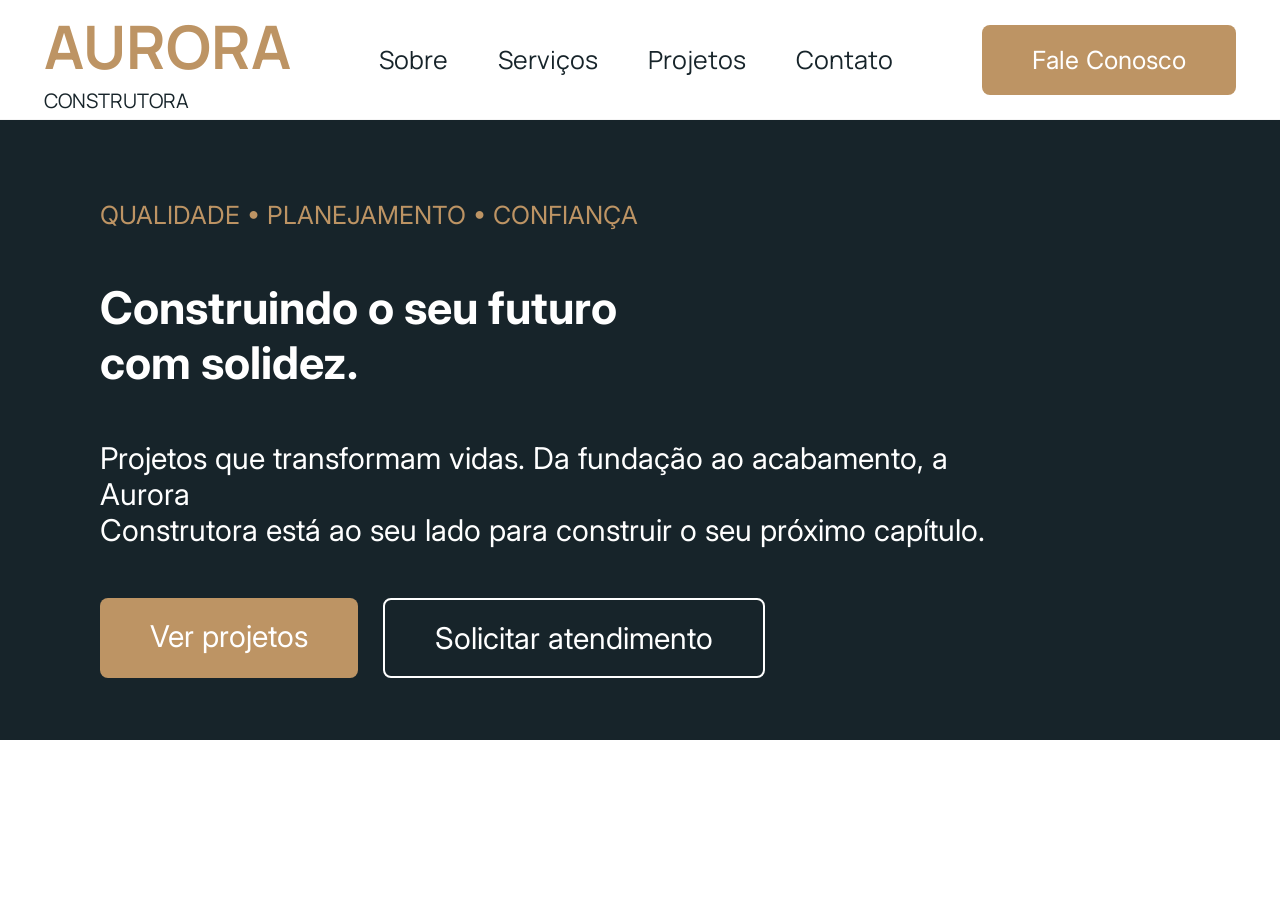
<file: index.html>
<!DOCTYPE html>
<html lang="en">
<head>
    <meta charset="UTF-8">
    <meta name="viewport" content="width=device-width, initial-scale=1.0">
    <link rel="stylesheet" href="./style/style.css">
    <title>Aurora Construtora</title>

    <script type="text/javascript">
        window.onload = function(){
        (function(d, script) {
        script = d.createElement('script');
        script.type = 'text/javascript';
        script.async = true;
        script.src = 'https://w.app/widget-v1/pmxGtQ.js';
        d.getElementsByTagName('head')[0].appendChild(script);
        }(document));
        };
    </script>

</head>
<body>
    <header class="cabecalho">
        <div class="titleHeader">
            <h1>aurora</h1>
            <p>construtora</p>
        </div>

        <ul class="menu">
            <li><a href="">Sobre</a></li>
            <li><a href="">Serviços</a></li>
            <li><a href="">Projetos</a></li>
            <li><a href="">Contato</a></li>    
        </ul>

        <a class="buttonTalk" href="#">Fale Conosco</a>
    </header>

    <main>
        <section class="home">
            <div class="conteudoHome">
                <small>qualidade • planejamento • confiança</small>

                <h1>Construindo o seu futuro <br>com solidez.</h1>

                <p>Projetos que transformam vidas. Da fundação ao acabamento, a Aurora <br> Construtora está ao seu lado para construir o seu próximo capítulo.</p>

                <div class="buttonsHome">
                    <a href="" class="buttonBrown">Ver projetos</a>
                    <a href="" class="buttonWhite">Solicitar atendimento</a>
                </div>
            </div>
        </section>
    </main>
</body>
</html>
</file>
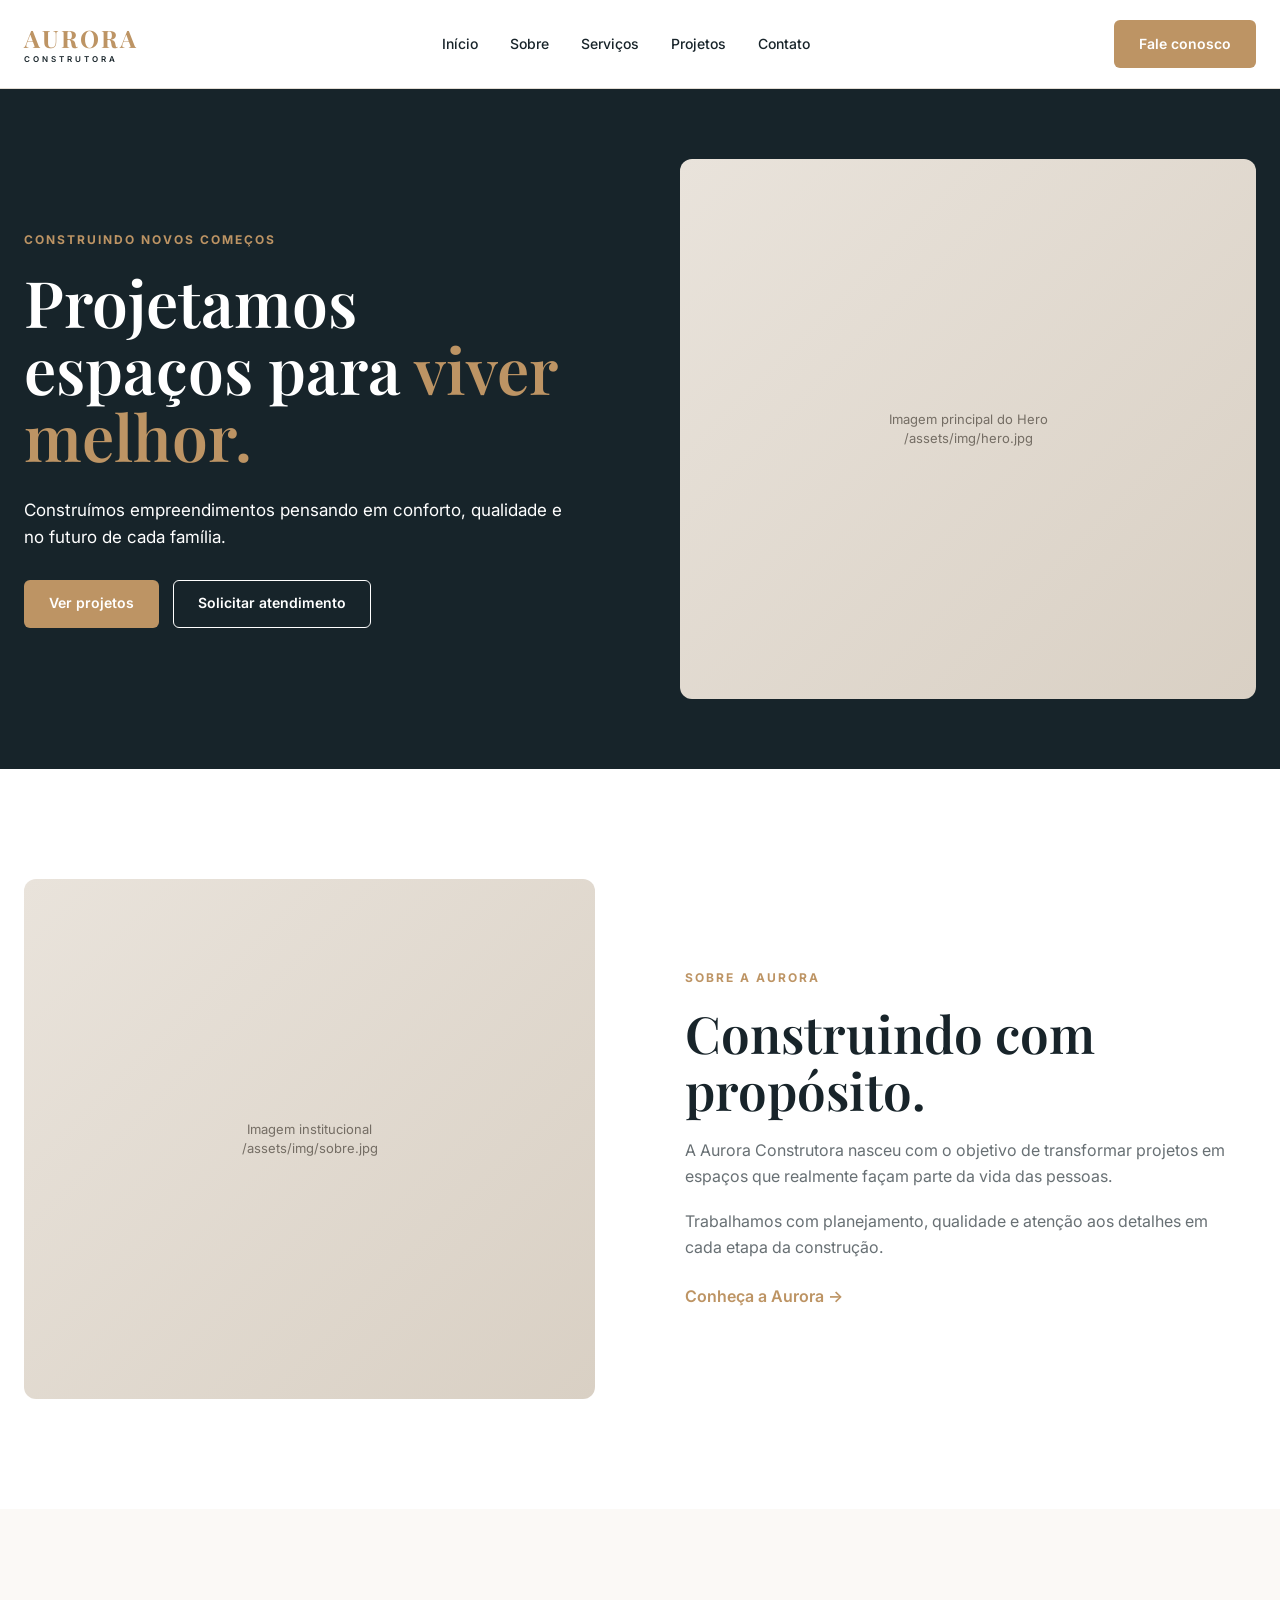
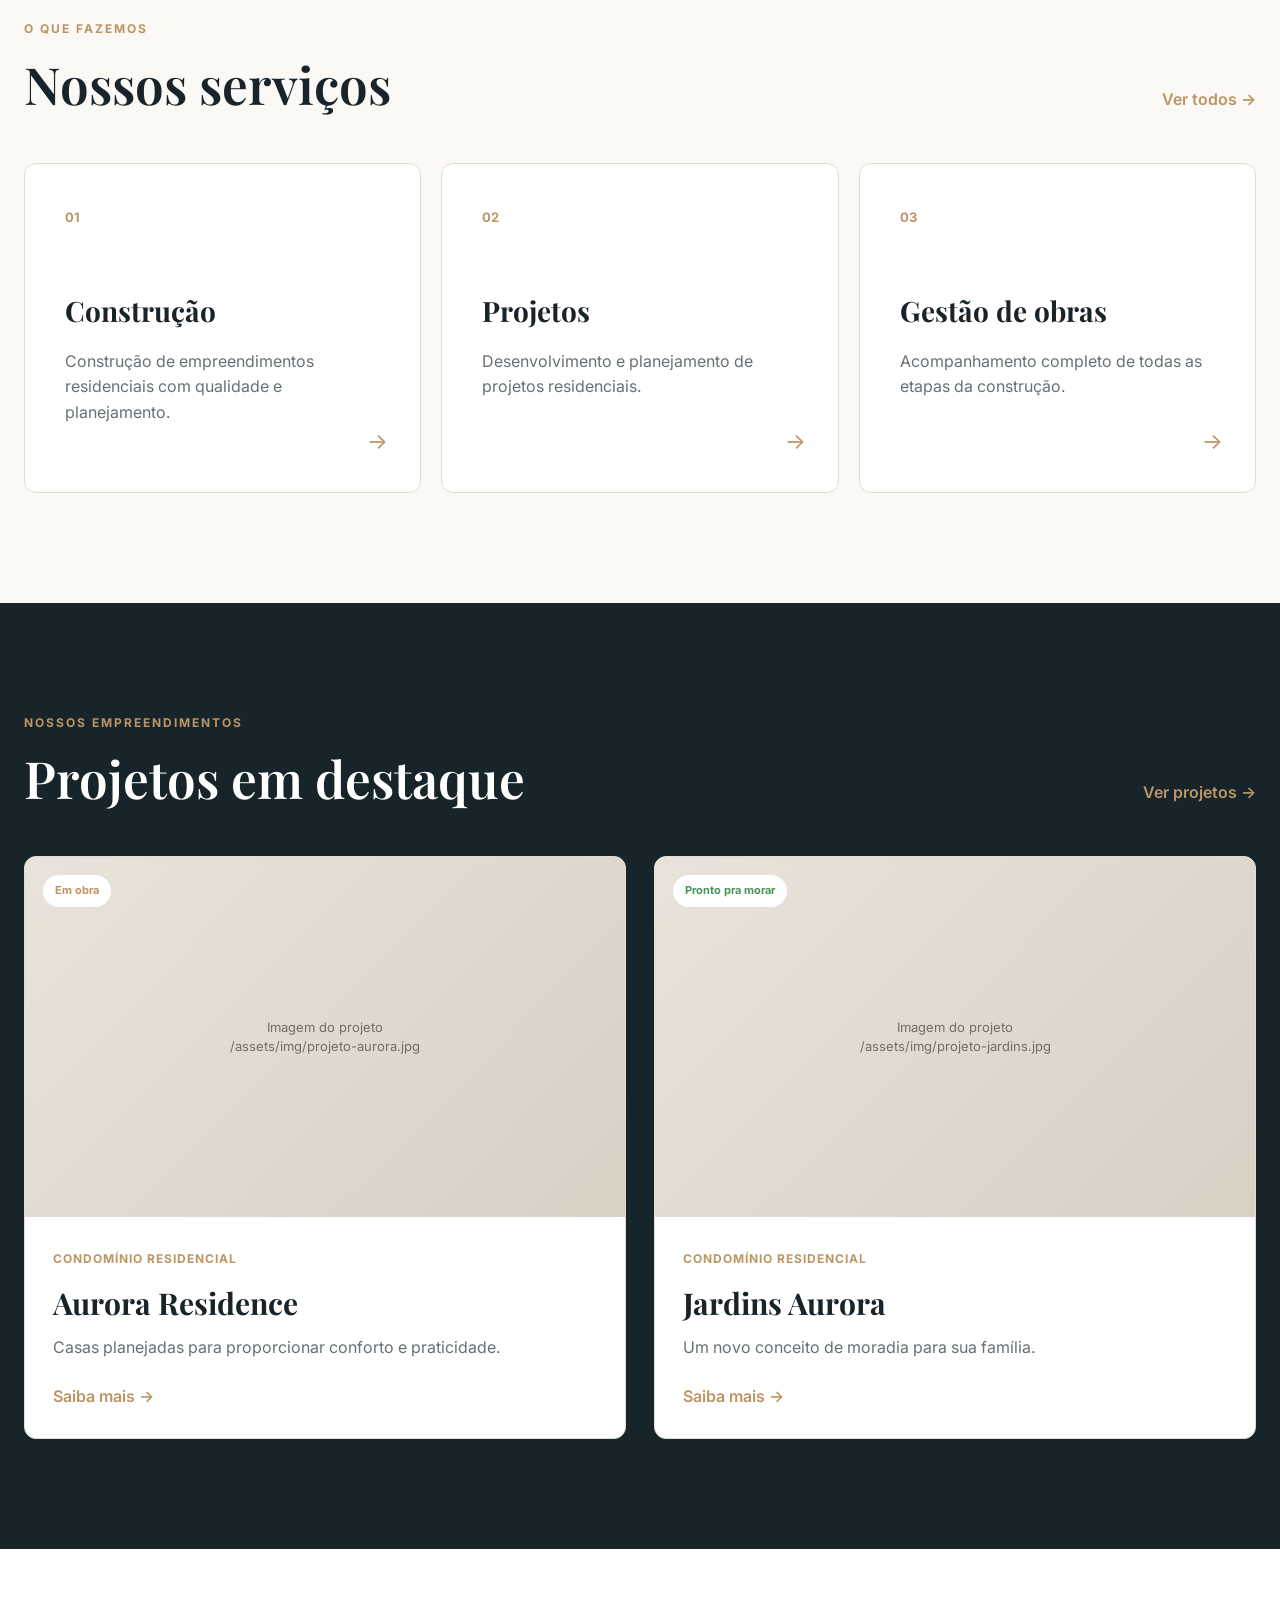
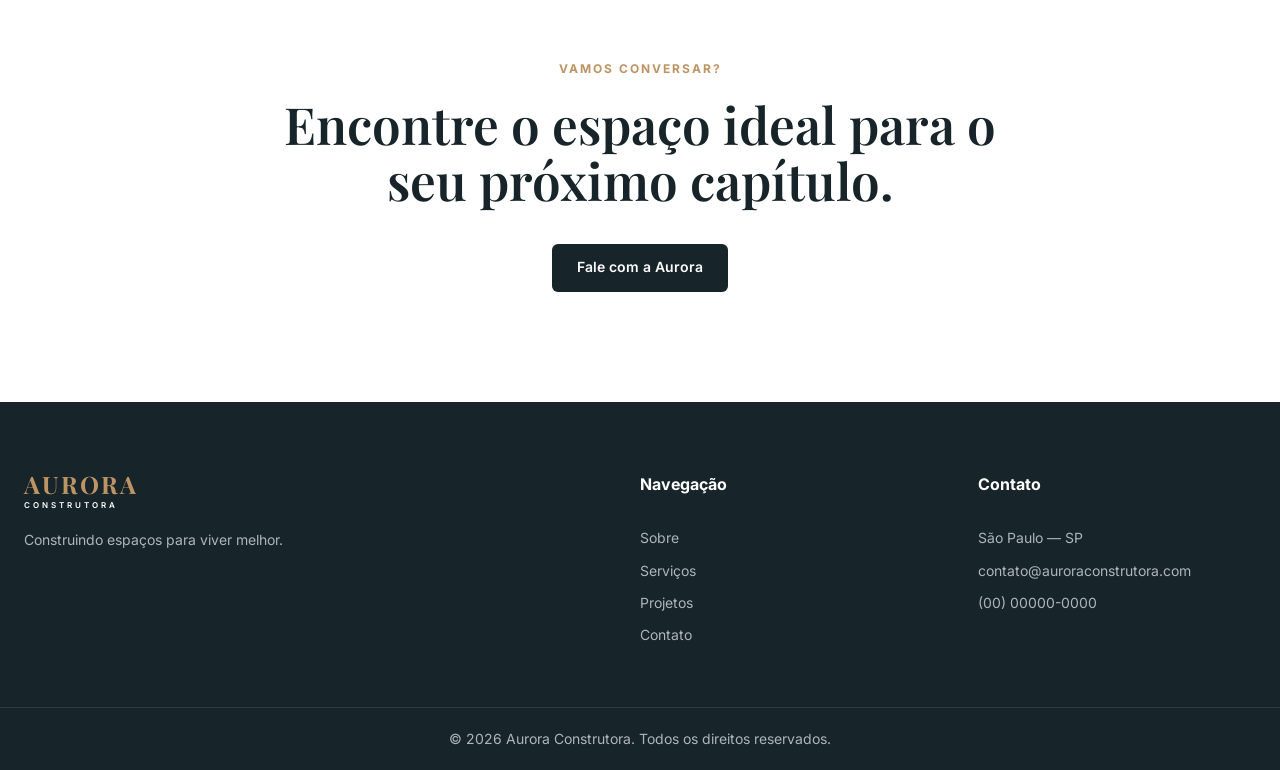
<file: test/index.html>
<!DOCTYPE html>
<html lang="pt-BR">
<head>
    <meta charset="UTF-8">
    <meta name="viewport" content="width=device-width, initial-scale=1.0">
    <link rel="preconnect" href="https://fonts.googleapis.com">
    <link rel="preconnect" href="https://fonts.gstatic.com" crossorigin>
    <link href="https://fonts.googleapis.com/css2?family=Inter:wght@400;500;600;700&family=Playfair+Display:wght@500;600;700&display=swap" rel="stylesheet">
    <link rel="stylesheet" href="style.css">
    <title>Aurora Construtora</title>

    <script type="text/javascript">
        window.onload = function(){
        (function(d, script) {
        script = d.createElement('script');
        script.type = 'text/javascript';
        script.async = true;
        script.src = 'https://w.app/widget-v1/pmxGtQ.js';
        d.getElementsByTagName('head')[0].appendChild(script);
        }(document));
        };
    </script>
    
</head>
<body>
<header class="header">
    <div class="container header-content">
        <a href="index.html" class="logo">
            <span>AURORA</span>
            <small>CONSTRUTORA</small>
        </a>
        <nav class="nav">
            <a href="index.html">Início</a>
            <a href="#sobre">Sobre</a>
            <a href="servicos.html">Serviços</a>
            <a href="projetos.html">Projetos</a>
            <a href="contato.html">Contato</a>
        </nav>
        <a href="contato.html" class="btn btn-primary">
            Fale conosco
        </a>
    </div>
</header>
<main>
    <!-- HERO -->
    <section class="hero">
        <div class="container hero-content">
            <div class="hero-text">
                <span class="eyebrow">
                    Construindo novos começos
                </span>
                <h1>
                    Projetamos espaços
                    para <span>viver melhor.</span>
                </h1>
                <p>
                    Construímos empreendimentos pensando em conforto,
                    qualidade e no futuro de cada família.
                </p>
                <div class="hero-buttons">
                    <a href="projetos.html" class="btn btn-primary">
                        Ver projetos
                    </a>
                    <a href="contato.html" class="btn btn-outline">
                        Solicitar atendimento
                    </a>
                </div>
            </div>
            <div class="image-placeholder image-placeholder--hero">
                <span>
                    Imagem principal do Hero
                    <br>
                    /assets/img/hero.jpg
                </span>
            </div>
        </div>
    </section>

    <!-- SOBRE -->
    <section class="section" id="sobre">
        <div class="container about-grid">
            <div class="image-placeholder image-placeholder--large">
                <span>
                    Imagem institucional
                    <br>
                    /assets/img/sobre.jpg
                </span>
            </div>
            <div class="section-content">
                <span class="eyebrow">
                    Sobre a Aurora
                </span>
                <h2>
                    Construindo com propósito.
                </h2>
                <p>
                    A Aurora Construtora nasceu com o objetivo de
                    transformar projetos em espaços que realmente
                    façam parte da vida das pessoas.
                </p>
                <p>
                    Trabalhamos com planejamento, qualidade e
                    atenção aos detalhes em cada etapa da construção.
                </p>
                <a href="sobre.html" class="text-link">
                    Conheça a Aurora →
                </a>
            </div>
        </div>
    </section>

    <!-- SERVIÇOS -->
    <section class="section section-light">
        <div class="container">
            <div class="section-heading">
                <div>
                    <span class="eyebrow">O que fazemos</span>
                    <h2>
                        Nossos serviços
                    </h2>
                </div>
                <a href="servicos.html" class="text-link">
                    Ver todos →
                </a>
            </div>
            <div class="cards-grid">
                <article class="service-card">
                    <span class="card-number">01</span>
                    <h3>
                        Construção
                    </h3>
                    <p>
                        Construção de empreendimentos
                        residenciais com qualidade e planejamento.
                    </p>
                    <a href="servicos.html">
                        →
                    </a>
                </article>
                <article class="service-card">
                    <span class="card-number">02</span>
                    <h3>
                        Projetos
                    </h3>
                    <p>
                        Desenvolvimento e planejamento
                        de projetos residenciais.
                    </p>
                    <a href="servicos.html">
                        →
                    </a>
                </article>
                <article class="service-card">
                    <span class="card-number">03</span>
                    <h3>
                        Gestão de obras
                    </h3>
                    <p>
                        Acompanhamento completo de todas
                        as etapas da construção.
                    </p>
                    <a href="servicos.html">
                        →
                    </a>
                </article>
            </div>
        </div>
    </section>

    <!-- PROJETOS -->
    <section class="section project">
        <div class="container">
            <div class="section-heading">
                <div>
                    <span class="eyebrow">
                        Nossos empreendimentos
                    </span>
                    <h2 class="project-text">
                        Projetos em destaque
                    </h2>
                </div>
                <a href="projetos.html" class="text-link">
                    Ver projetos →
                </a>
            </div>
            <div class="projects-grid">
                <article class="project-card">
                    <div class="project-image">
                        <div class="image-placeholder">
                            <span>
                                Imagem do projeto
                                <br>
                                /assets/img/projeto-aurora.jpg
                            </span>
                        </div>
                        <span class="status status-work">
                            Em obra
                        </span>
                    </div>
                    <div class="project-info">
                        <span>
                            Condomínio residencial
                        </span>
                        <h3>
                            Aurora Residence
                        </h3>
                        <p>
                            Casas planejadas para proporcionar
                            conforto e praticidade.
                        </p>
                        <a href="projetos.html" class="text-link">
                            Saiba mais →
                        </a>
                    </div>
                </article>
                <article class="project-card">
                    <div class="project-image">
                        <div class="image-placeholder">
                            <span>
                                Imagem do projeto
                                <br>
                                /assets/img/projeto-jardins.jpg
                            </span>
                        </div>
                        <span class="status status-ready">
                            Pronto pra morar
                        </span>
                    </div>
                    <div class="project-info">
                        <span>
                            Condomínio residencial
                        </span>
                        <h3>
                            Jardins Aurora
                        </h3>
                        <p>
                            Um novo conceito de moradia
                            para sua família.
                        </p>
                        <a href="projetos.html" class="text-link">
                            Saiba mais →
                        </a>
                    </div>
                </article>
            </div>
        </div>
    </section>

    <!-- CTA -->
    <section class="cta">
        <div class="container cta-content">
            <span class="eyebrow">
                Vamos conversar?
            </span>
            <h2>
                Encontre o espaço ideal
                para o seu próximo capítulo.
            </h2>
            <a href="contato.html" class="btn btn-light">
                Fale com a Aurora
            </a>
        </div>
    </section>
</main>

<footer class="footer">
    <div class="container footer-grid">
        <div>
            <a href="index.html" class="logo logo-light">
                <span>AURORA</span>
                <small>CONSTRUTORA</small>
            </a>
            <p>
                Construindo espaços para viver melhor.
            </p>
        </div>
        <div>
            <h4>Navegação</h4>
            <a href="sobre.html">Sobre</a>
            <a href="servicos.html">Serviços</a>
            <a href="projetos.html">Projetos</a>
            <a href="contato.html">Contato</a>
        </div>
        <div>
            <h4>Contato</h4>
            <p>
                São Paulo — SP
            </p>
            <p>
                contato@auroraconstrutora.com
            </p>
            <p>
                (00) 00000-0000
            </p>
        </div>
    </div>
    <div class="footer-bottom">
        <p>
            © 2026 Aurora Construtora. Todos os direitos reservados.
        </p>
    </div>
</footer>
</body>
</html>
</file>
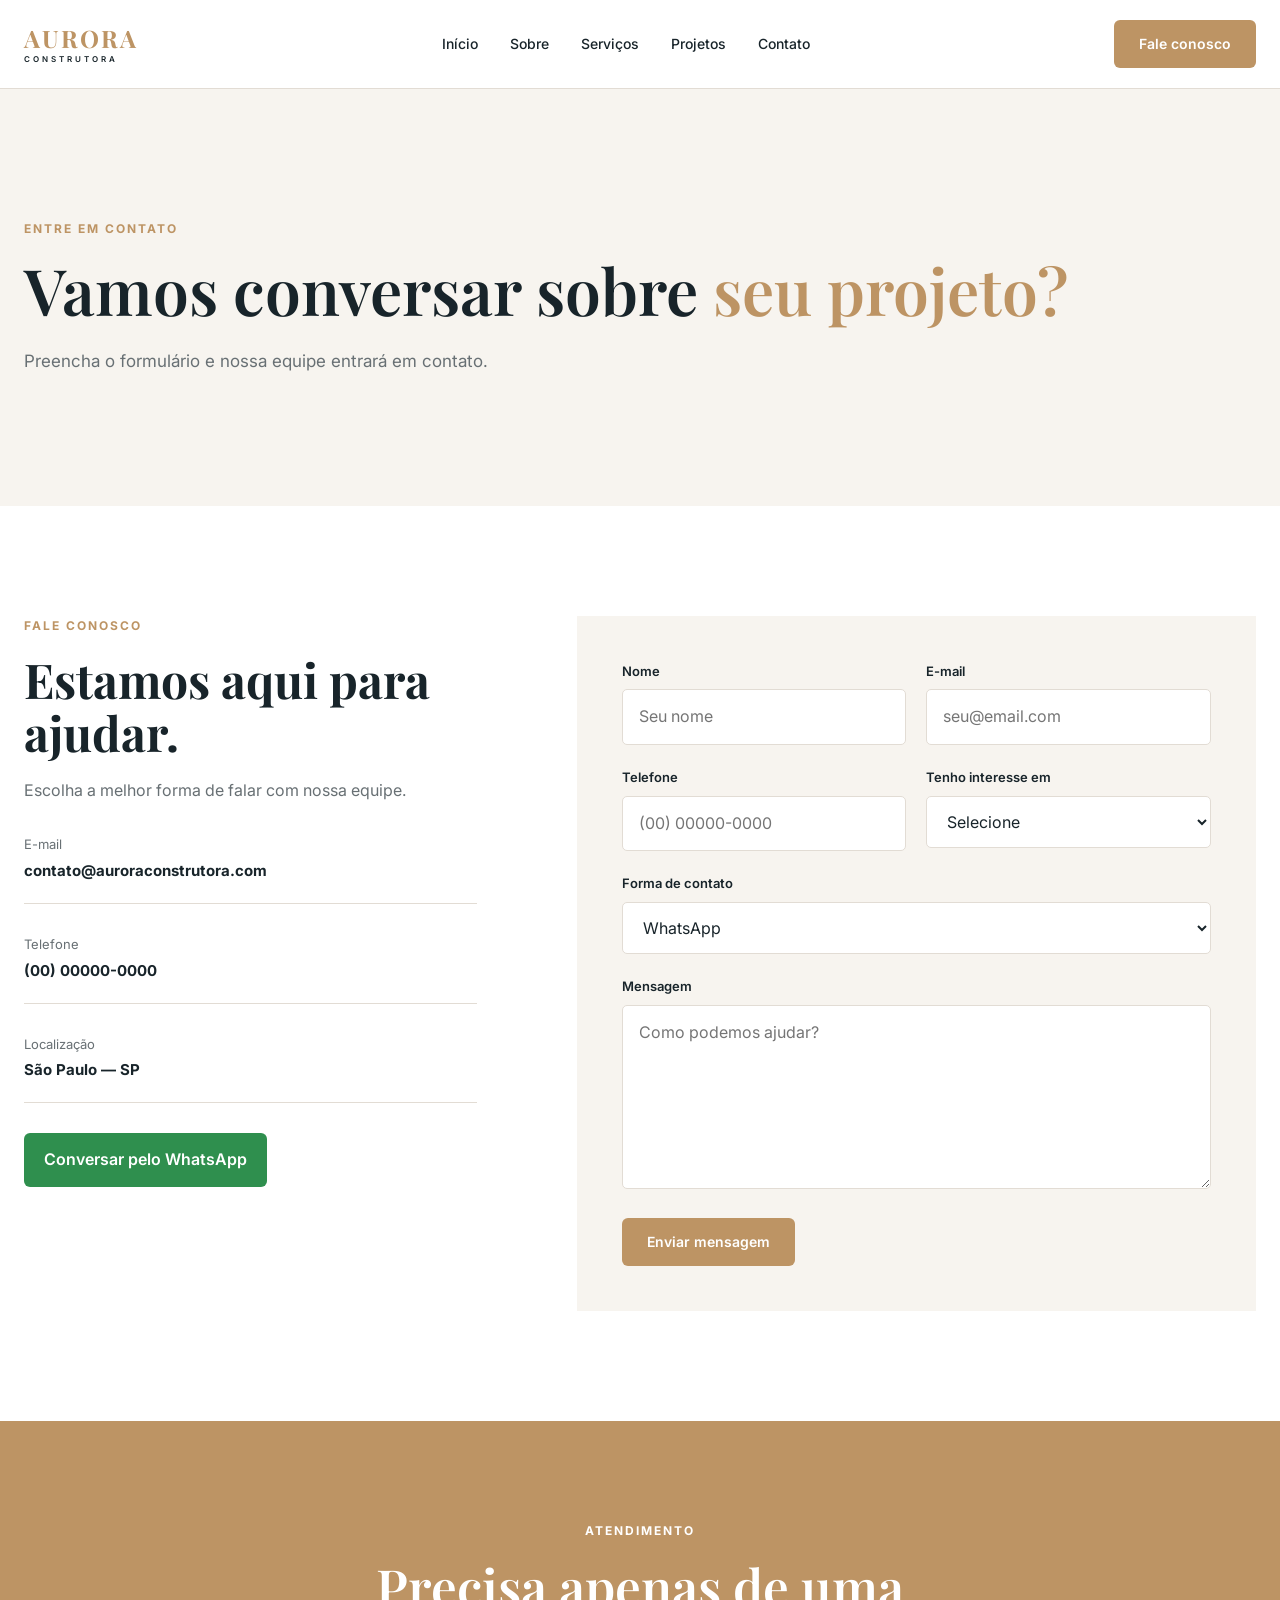
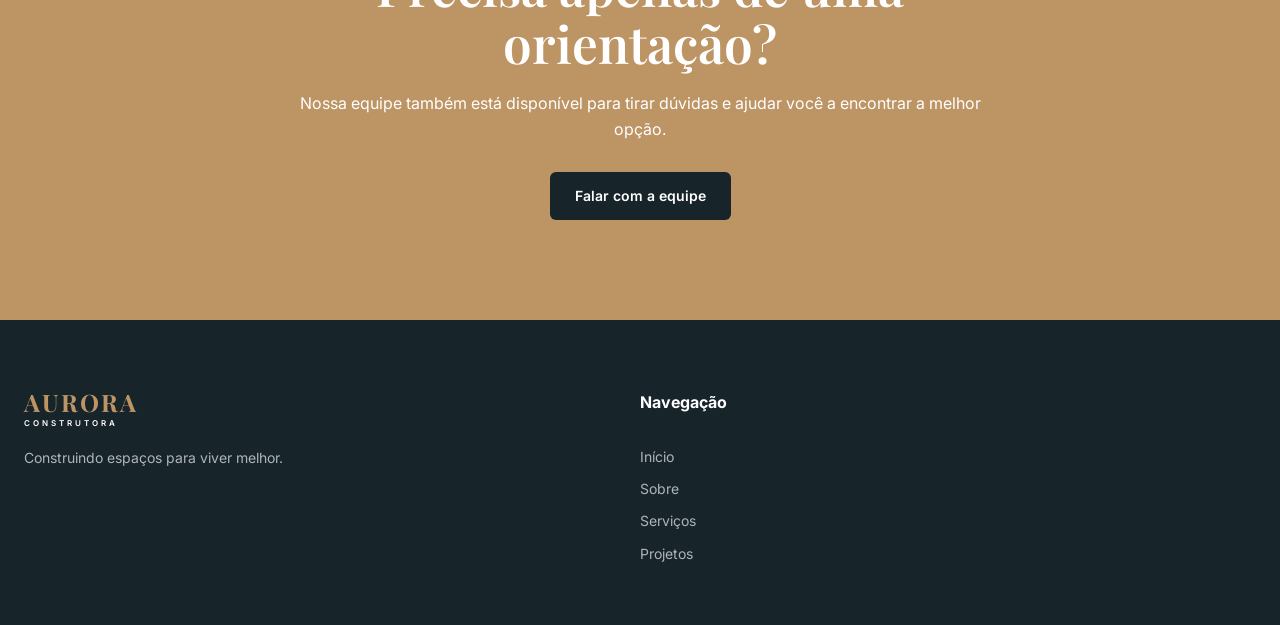
<file: test/contato.html>
<!DOCTYPE html>
<html lang="pt-BR">
<head>
    <meta charset="UTF-8">
    <meta name="viewport" content="width=device-width, initial-scale=1.0">
    <link rel="preconnect" href="https://fonts.googleapis.com">
    <link rel="preconnect" href="https://fonts.gstatic.com" crossorigin>
    <link href="https://fonts.googleapis.com/css2?family=Inter:wght@400;500;600;700&family=Playfair+Display:wght@500;600;700&display=swap" rel="stylesheet">
    <link rel="stylesheet" href="style.css">
    <title>Contato | Aurora Construtora</title>
    <script type="text/javascript">
        window.onload = function(){
        (function(d, script) {
        script = d.createElement('script');
        script.type = 'text/javascript';
        script.async = true;
        script.src = 'https://w.app/widget-v1/pmxGtQ.js';
        d.getElementsByTagName('head')[0].appendChild(script);
        }(document));
        };
    </script>
</head>
<body>
<header class="header">
    <div class="container header-content">
        <a href="index.html" class="logo">
            <span>AURORA</span>
            <small>CONSTRUTORA</small>
        </a>
        <nav class="nav">
            <a href="index.html">Início</a>
            <a href="sobre.html">Sobre</a>
            <a href="servicos.html">Serviços</a>
            <a href="projetos.html">Projetos</a>
            <a href="contato.html" class="active">Contato</a>
        </nav>
        <a href="#formulario" class="btn btn-primary">
            Fale conosco
        </a>
    </div>
</header>
<main>
    <section class="page-hero">
        <div class="container">
            <span class="eyebrow">
                Entre em contato
            </span>
            <h1>
                Vamos conversar sobre
                <span>seu projeto?</span>
            </h1>
            <p>
                Preencha o formulário e nossa equipe
                entrará em contato.
            </p>
        </div>
    </section>
    <section class="section" id="formulario">
        <div class="container contact-grid">
            <!-- INFORMAÇÕES -->
            <div class="contact-info">
                <span class="eyebrow">
                    Fale conosco
                </span>
                <h2>
                    Estamos aqui
                    para ajudar.
                </h2>
                <p>
                    Escolha a melhor forma de falar
                    com nossa equipe.
                </p>
                <div class="contact-item">
                    <span>
                        E-mail
                    </span>
                    <strong>
                        contato@auroraconstrutora.com
                    </strong>
                </div>
                <div class="contact-item">
                    <span>
                        Telefone
                    </span>
                    <strong>
                        (00) 00000-0000
                    </strong>
                </div>
                <div class="contact-item">
                    <span>
                        Localização
                    </span>
                    <strong>
                        São Paulo — SP
                    </strong>
                </div>
                <a href="#" class="whatsapp-button">
                    Conversar pelo WhatsApp
                </a>
            </div>
            <!-- FORMULÁRIO -->
            <form class="contact-form">
                <div class="form-row">
                    <div class="form-group">
                        <label for="nome">
                            Nome
                        </label>
                        <input
                            type="text"
                            id="nome"
                            placeholder="Seu nome"
                            required
                        >
                    </div>
                    <div class="form-group">
                        <label for="email">
                            E-mail
                        </label>
                        <input
                            type="email"
                            id="email"
                            placeholder="seu@email.com"
                            required
                        >
                    </div>
                </div>
                <div class="form-row">
                    <div class="form-group">
                        <label for="telefone">
                            Telefone
                        </label>
                        <input
                            type="tel"
                            id="telefone"
                            placeholder="(00) 00000-0000"
                        >
                    </div>
                    <div class="form-group">
                        <label for="interesse">
                            Tenho interesse em
                        </label>
                        <select id="interesse">
                            <option value="">
                                Selecione
                            </option>
                            <option>
                                Quero comprar
                            </option>
                            <option>
                                Preciso de assistência
                            </option>
                        </select>
                    </div>
                </div>
                <div class="form-group">
                    <label for="contato">
                        Forma de contato
                    </label>
                    <select id="contato">
                        <option>
                            WhatsApp
                        </option>
                        <option>
                            E-mail
                        </option>
                    </select>
                </div>
                <div class="form-group">
                    <label for="mensagem">
                        Mensagem
                    </label>
                    <textarea
                        id="mensagem"
                        rows="6"
                        placeholder="Como podemos ajudar?"
                    ></textarea>
                </div>
                <button
                    type="submit"
                    class="btn btn-primary"
                >
                    Enviar mensagem
                </button>
            </form>
        </div>
    </section>
    <section class="feedback">
        <div class="container feedback-content">
            <span class="eyebrow">
                Atendimento
            </span>
            <h2>
                Precisa apenas de uma
                orientação?
            </h2>
            <p>
                Nossa equipe também está disponível
                para tirar dúvidas e ajudar você a
                encontrar a melhor opção.
            </p>
            <a href="#" class="btn btn-light">
                Falar com a equipe
            </a>
        </div>
    </section>
</main>
<footer class="footer">
    <div class="container footer-grid">
        <div>
            <a href="index.html" class="logo logo-light">
                <span>AURORA</span>
                <small>CONSTRUTORA</small>
            </a>
            <p>
                Construindo espaços para viver melhor.
            </p>
        </div>
        <div>
            <h4>Navegação</h4>
            <a href="index.html">Início</a>
            <a href="sobre.html">Sobre</a>
            <a href="servicos.html">Serviços</a>
            <a href="projetos.html">Projetos</a>
        </div>
    </div>
</footer>
</body>
</html>
</file>
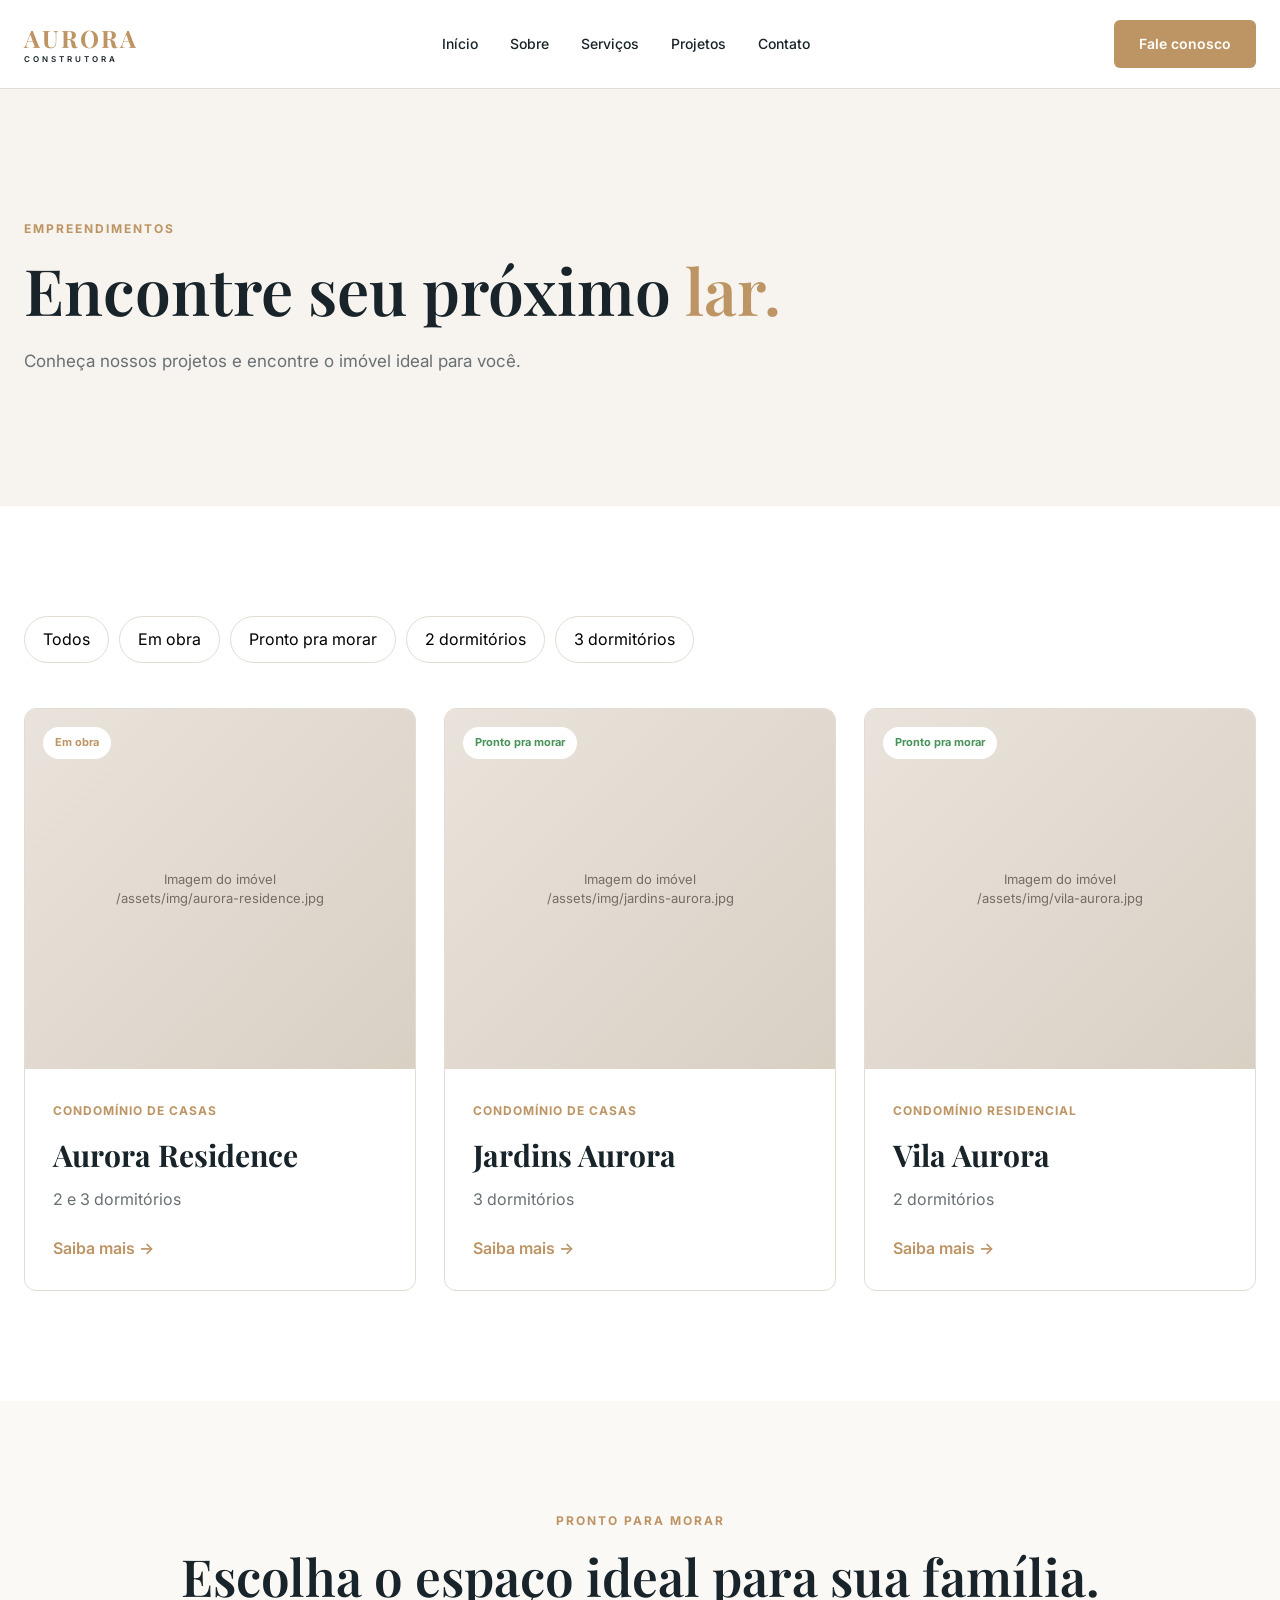
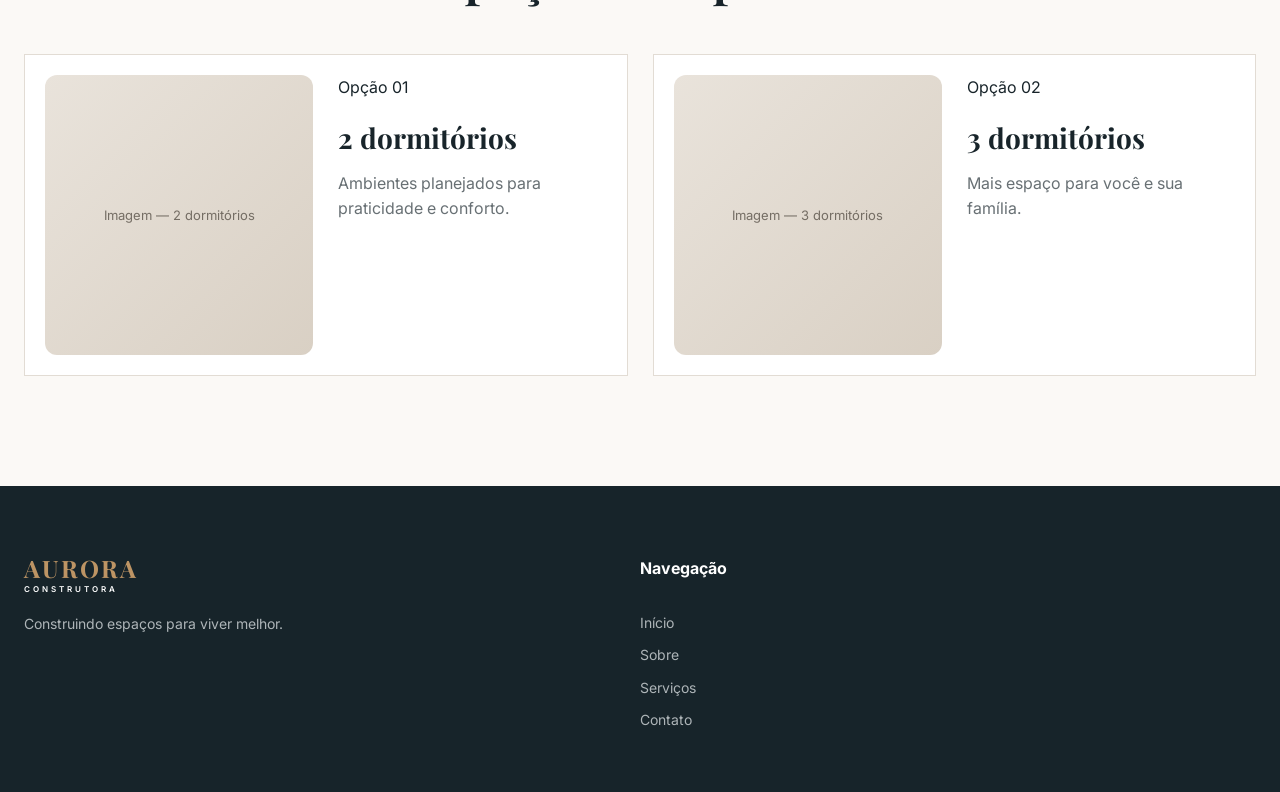
<file: test/projetos.html>
<!DOCTYPE html>
<html lang="pt-BR">
<head>
    <meta charset="UTF-8">
    <meta name="viewport" content="width=device-width, initial-scale=1.0">
    <link rel="preconnect" href="https://fonts.googleapis.com">
    <link rel="preconnect" href="https://fonts.gstatic.com" crossorigin>
    <link href="https://fonts.googleapis.com/css2?family=Inter:wght@400;500;600;700&family=Playfair+Display:wght@500;600;700&display=swap" rel="stylesheet">
    <link rel="stylesheet" href="style.css">
    <title>Projetos | Aurora Construtora</title>

    <script type="text/javascript">
        window.onload = function(){
        (function(d, script) {
        script = d.createElement('script');
        script.type = 'text/javascript';
        script.async = true;
        script.src = 'https://w.app/widget-v1/pmxGtQ.js';
        d.getElementsByTagName('head')[0].appendChild(script);
        }(document));
        };
    </script>

</head>
<body>
<header class="header">
    <div class="container header-content">
        <a href="index.html" class="logo">
            <span>AURORA</span>
            <small>CONSTRUTORA</small>
        </a>
        <nav class="nav">
            <a href="index.html">Início</a>
            <a href="sobre.html">Sobre</a>
            <a href="servicos.html">Serviços</a>
            <a href="projetos.html" class="active">Projetos</a>
            <a href="contato.html">Contato</a>
        </nav>
        <a href="contato.html" class="btn btn-primary">
            Fale conosco
        </a>
    </div>
</header>

<main>
    <section class="page-hero">
        <div class="container">
            <span class="eyebrow">
                Empreendimentos
            </span>
            <h1>
                Encontre seu próximo
                <span>lar.</span>
            </h1>
            <p>
                Conheça nossos projetos e encontre
                o imóvel ideal para você.
            </p>
        </div>
    </section>

    <section class="section">
        <div class="container">
            <!-- FILTROS -->
            <div class="project-filters">
                <button class="filter active">
                    Todos
                </button>
                <button class="filter">
                    Em obra
                </button>
                <button class="filter">
                    Pronto pra morar
                </button>
                <button class="filter">
                    2 dormitórios
                </button>
                <button class="filter">
                    3 dormitórios
                </button>
            </div>
            <!-- PROJETOS -->
            <div class="projects-grid projects-grid--three">
                <article class="project-card">
                    <div class="project-image">
                        <div class="image-placeholder">
                            <span>
                                Imagem do imóvel
                                <br>
                                /assets/img/aurora-residence.jpg
                            </span>
                        </div>
                        <span class="status status-work">
                            Em obra
                        </span>
                    </div>
                    <div class="project-info">
                        <span>
                            Condomínio de casas
                        </span>
                        <h3>
                            Aurora Residence
                        </h3>
                        <p>
                            2 e 3 dormitórios
                        </p>
                        <a href="#projeto-aurora" class="text-link">
                            Saiba mais →
                        </a>
                    </div>
                </article>
                <article class="project-card">
                    <div class="project-image">
                        <div class="image-placeholder">
                            <span>
                                Imagem do imóvel
                                <br>
                                /assets/img/jardins-aurora.jpg
                            </span>
                        </div>
                        <span class="status status-ready">
                            Pronto pra morar
                        </span>
                    </div>
                    <div class="project-info">
                        <span>
                            Condomínio de casas
                        </span>
                        <h3>
                            Jardins Aurora
                        </h3>
                        <p>
                            3 dormitórios
                        </p>
                        <a href="#projeto-jardins" class="text-link">
                            Saiba mais →
                        </a>
                    </div>
                </article>
                <article class="project-card">
                    <div class="project-image">
                        <div class="image-placeholder">
                            <span>
                                Imagem do imóvel
                                <br>
                                /assets/img/vila-aurora.jpg
                            </span>
                        </div>
                        <span class="status status-ready">
                            Pronto pra morar
                        </span>
                    </div>
                    <div class="project-info">
                        <span>
                            Condomínio residencial
                        </span>
                        <h3>
                            Vila Aurora
                        </h3>
                        <p>
                            2 dormitórios
                        </p>
                        <a href="#projeto-vila" class="text-link">
                            Saiba mais →
                        </a>
                    </div>
                </article>
            </div>
        </div>
    </section>

    <!-- PRONTO PARA MORAR -->
    <section class="section section-light">
        <div class="container">
            <div class="section-heading centered">
                <span class="eyebrow">
                    Pronto para morar
                </span>
                <h2>
                    Escolha o espaço ideal
                    para sua família.
                </h2>
            </div>
            <div class="bedroom-grid">
                <a href="#" class="bedroom-card">
                    <div class="image-placeholder">
                        <span>
                            Imagem — 2 dormitórios
                        </span>
                    </div>
                    <div>
                        <span>Opção 01</span>
                        <h3>
                            2 dormitórios
                        </h3>
                        <p>
                            Ambientes planejados para
                            praticidade e conforto.
                        </p>
                    </div>
                </a>
                <a href="#" class="bedroom-card">
                    <div class="image-placeholder">
                        <span>
                            Imagem — 3 dormitórios
                        </span>
                    </div>
                    <div>
                        <span>Opção 02</span>
                        <h3>
                            3 dormitórios
                        </h3>
                        <p>
                            Mais espaço para você
                            e sua família.
                        </p>
                    </div>
                </a>
            </div>
        </div>
    </section>
</main>

<!-- MODAL 1 -->
<div id="projeto-aurora" class="modal">
    <div class="modal-content">
        <a href="#" class="modal-close">
            ×
        </a>
        <div class="image-placeholder modal-image">
            <span>
                Imagem do Aurora Residence
            </span>
        </div>
        <span class="eyebrow">
            Em obra
        </span>
        <h2>
            Aurora Residence
        </h2>
        <p>
            Condomínio residencial pensado para oferecer
            conforto, segurança e qualidade de vida.
        </p>
        <p>
            Disponível em opções de 2 e 3 dormitórios.
        </p>
        <a href="contato.html" class="btn btn-primary">
            Falar sobre este projeto
        </a>
    </div>
</div>

<!-- MODAL 2 -->
<div id="projeto-jardins" class="modal">
    <div class="modal-content">
        <a href="#" class="modal-close">
            ×
        </a>
        <div class="image-placeholder modal-image">
            <span>
                Imagem do Jardins Aurora
            </span>
        </div>
        <span class="eyebrow">
            Pronto pra morar
        </span>
        <h2>
            Jardins Aurora
        </h2>
        <p>
            Um condomínio planejado para quem busca
            praticidade, conforto e tranquilidade.
        </p>
        <p>
            Casas com 3 dormitórios.
        </p>
        <a href="contato.html" class="btn btn-primary">
            Receber informações
        </a>
    </div>
</div>

<!-- MODAL 3 -->
<div id="projeto-vila" class="modal">
    <div class="modal-content">
        <a href="#" class="modal-close">
            ×
        </a>
        <div class="image-placeholder modal-image">
            <span>
                Imagem da Vila Aurora
            </span>
        </div>
        <span class="eyebrow">
            Pronto pra morar
        </span>
        <h2>
            Vila Aurora
        </h2>
        <p>
            Casas planejadas para proporcionar
            praticidade no dia a dia.
        </p>
        <p>
            2 dormitórios.
        </p>
        <a href="contato.html" class="btn btn-primary">
            Receber informações
        </a>
    </div>
</div>

<footer class="footer">
    <div class="container footer-grid">
        <div>
            <a href="index.html" class="logo logo-light">
                <span>AURORA</span>
                <small>CONSTRUTORA</small>
            </a>
            <p>
                Construindo espaços para viver melhor.
            </p>
        </div>
        <div>
            <h4>Navegação</h4>
            <a href="index.html">Início</a>
            <a href="sobre.html">Sobre</a>
            <a href="servicos.html">Serviços</a>
            <a href="contato.html">Contato</a>
        </div>
    </div>
</footer>

</body>
</html>
</file>
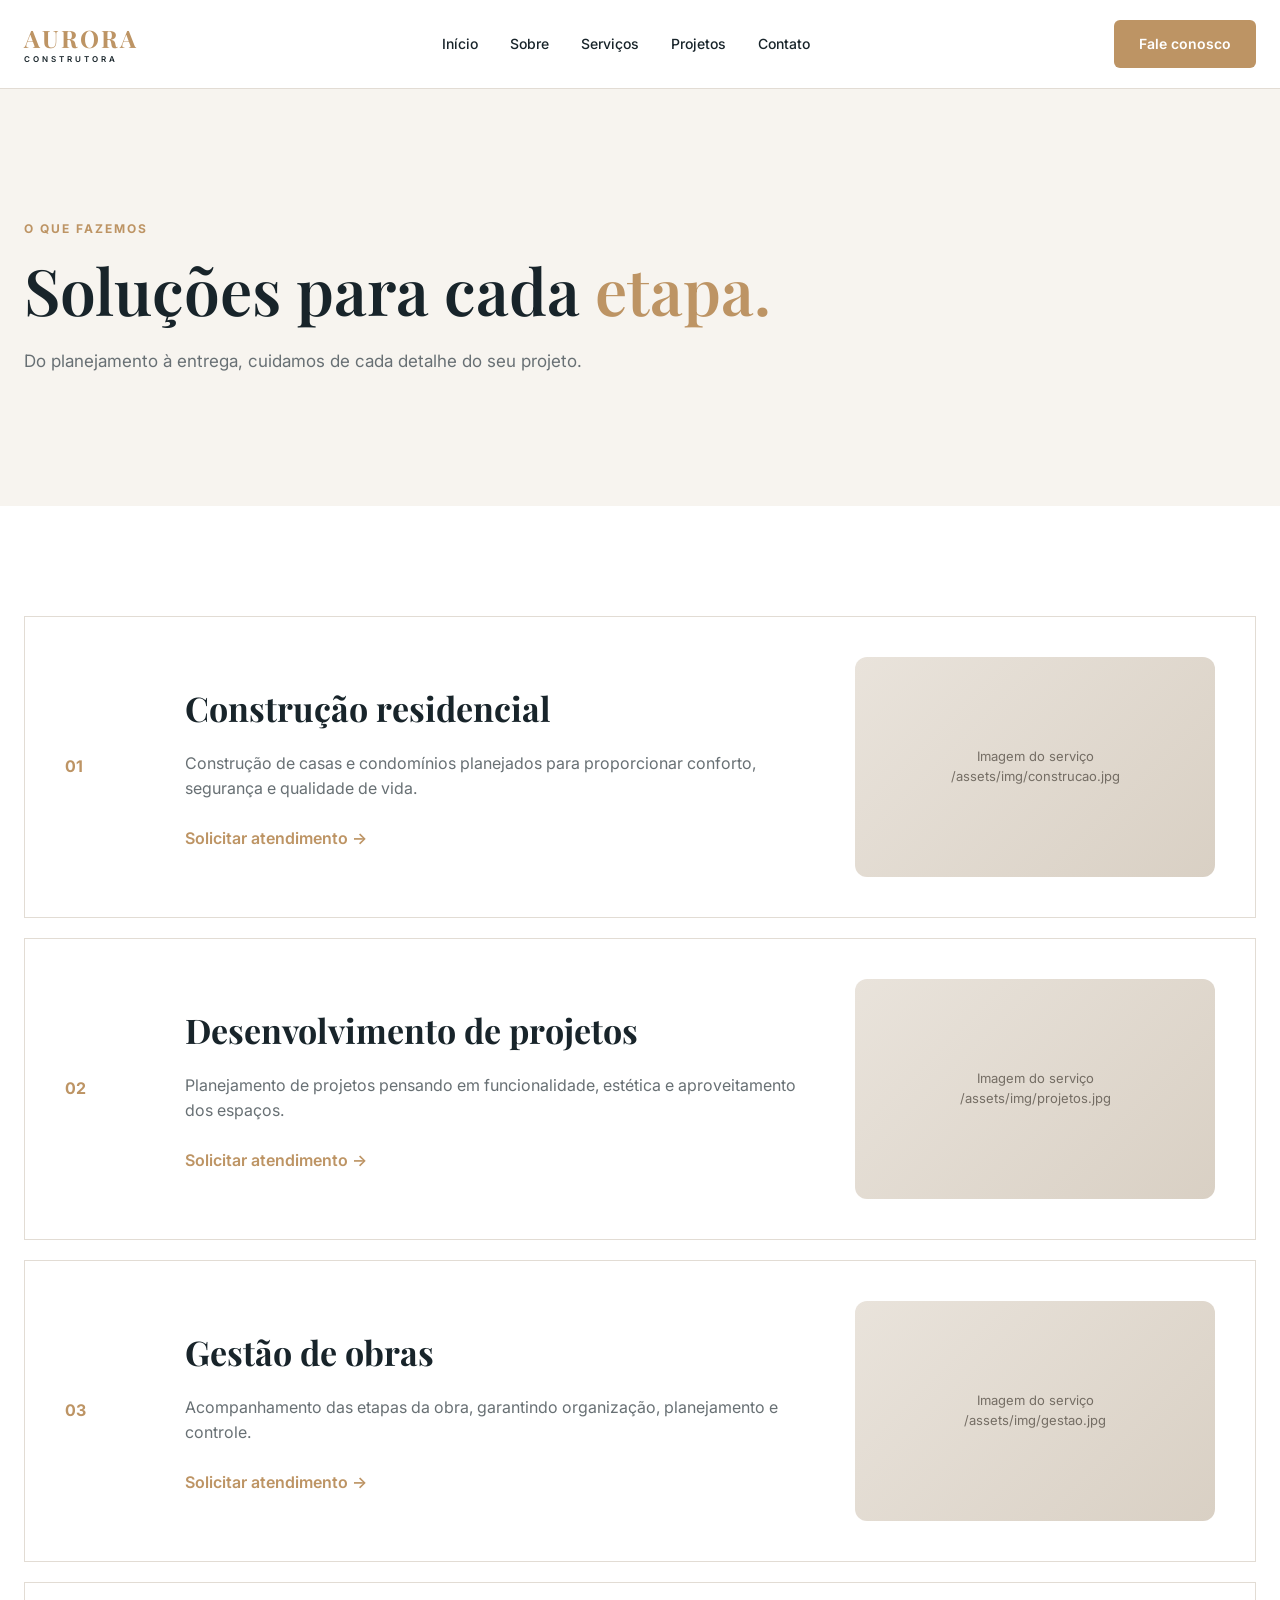
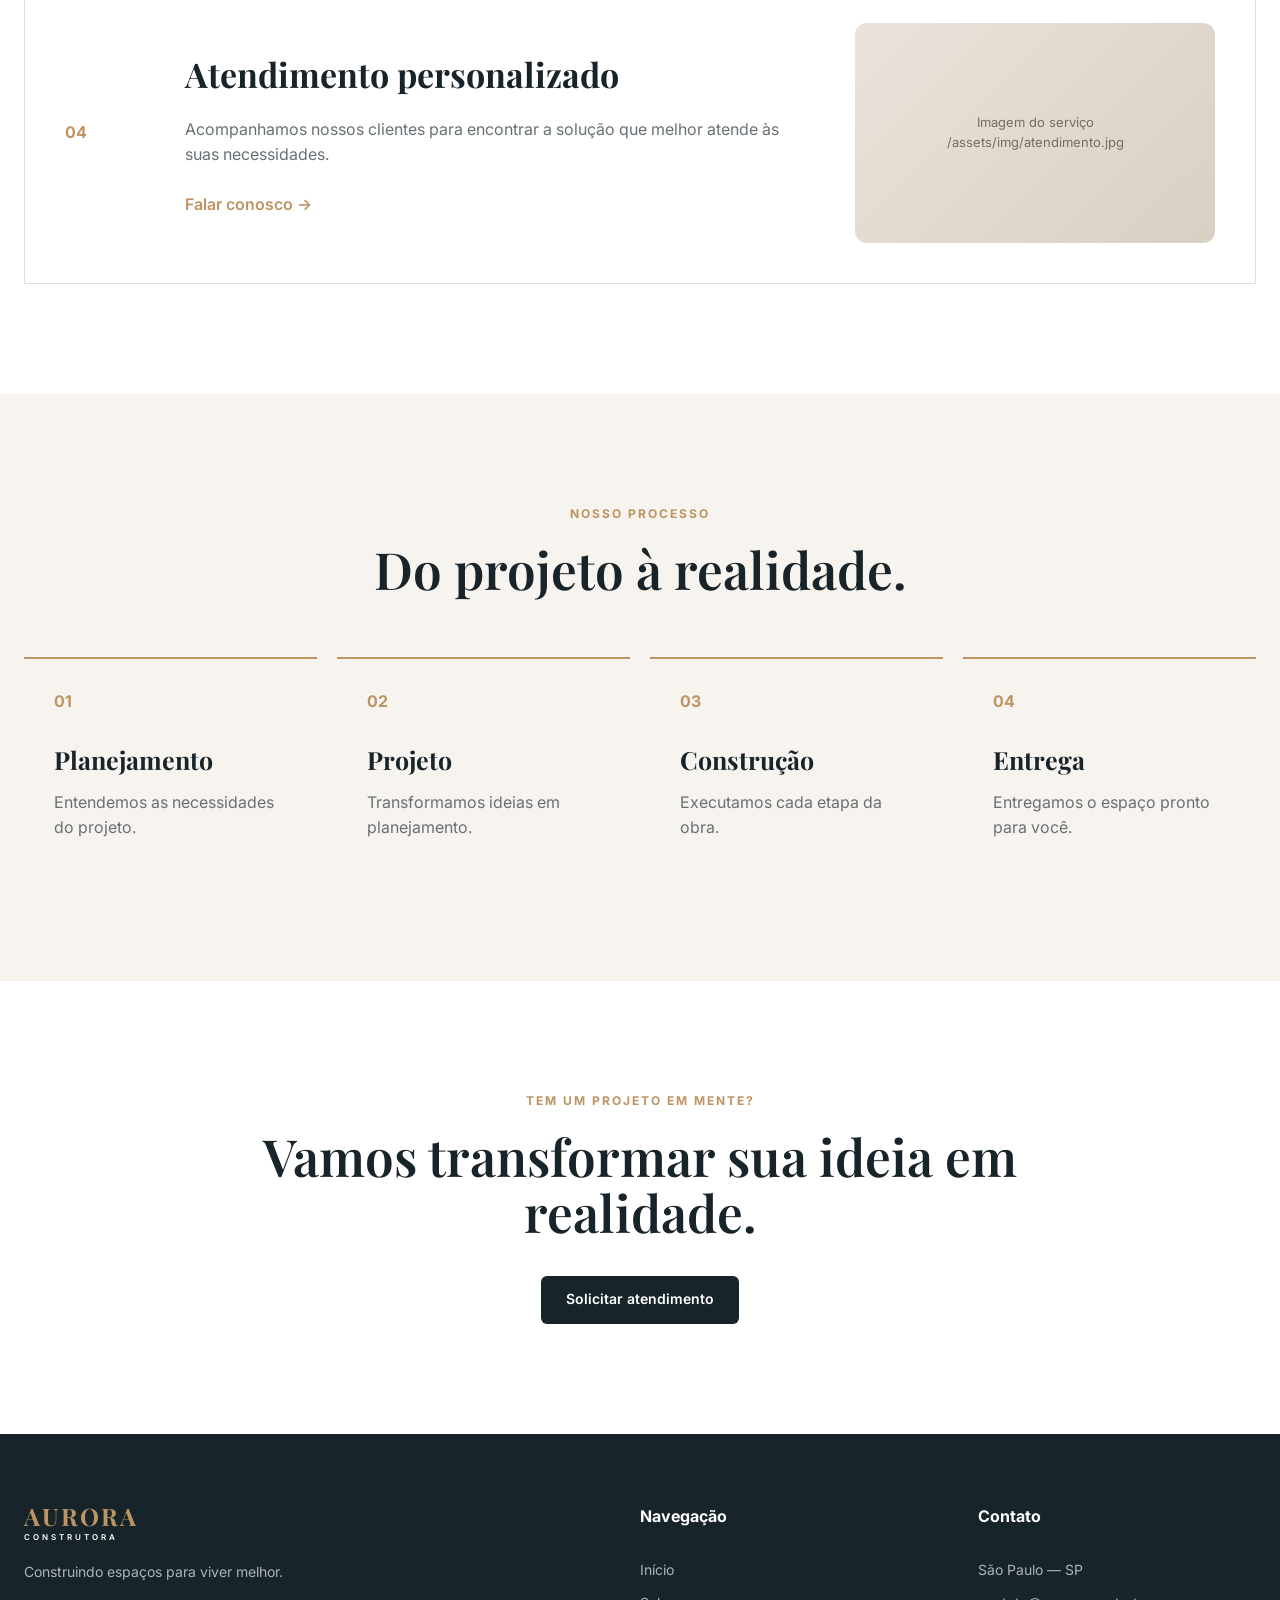
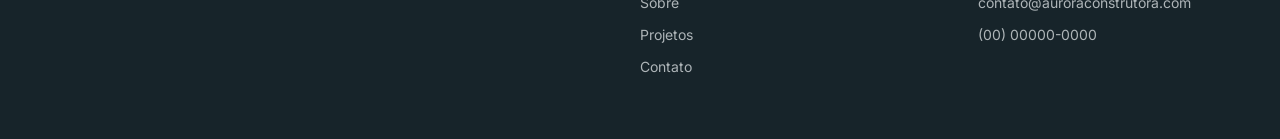
<file: test/servicos.html>
<!DOCTYPE html>
<html lang="pt-BR">
<head>
    <meta charset="UTF-8">
    <meta name="viewport" content="width=device-width, initial-scale=1.0">
    <link rel="preconnect" href="https://fonts.googleapis.com">
    <link rel="preconnect" href="https://fonts.gstatic.com" crossorigin>
    <link href="https://fonts.googleapis.com/css2?family=Inter:wght@400;500;600;700&family=Playfair+Display:wght@500;600;700&display=swap" rel="stylesheet">
    <link rel="stylesheet" href="style.css">
    <title>Serviços | Aurora Construtora</title>
    <script type="text/javascript">
        window.onload = function(){
        (function(d, script) {
        script = d.createElement('script');
        script.type = 'text/javascript';
        script.async = true;
        script.src = 'https://w.app/widget-v1/pmxGtQ.js';
        d.getElementsByTagName('head')[0].appendChild(script);
        }(document));
        };
    </script>
</head>
<body>
<header class="header">
    <div class="container header-content">
        <a href="index.html" class="logo">
            <span>AURORA</span>
            <small>CONSTRUTORA</small>
        </a>
        <nav class="nav">
            <a href="index.html">Início</a>
            <a href="sobre.html">Sobre</a>
            <a href="servicos.html" class="active">Serviços</a>
            <a href="projetos.html">Projetos</a>
            <a href="contato.html">Contato</a>
        </nav>
        <a href="contato.html" class="btn btn-primary">
            Fale conosco
        </a>
    </div>
</header>
<main>
    <section class="page-hero">
        <div class="container">
            <span class="eyebrow">
                O que fazemos
            </span>
            <h1>
                Soluções para cada
                <span>etapa.</span>
            </h1>
            <p>
                Do planejamento à entrega, cuidamos
                de cada detalhe do seu projeto.
            </p>
        </div>
    </section>
    <section class="section">
        <div class="container">
            <div class="services-list">
                <article class="service-large">
                    <div class="service-number">
                        01
                    </div>
                    <div>
                        <h2>
                            Construção residencial
                        </h2>
                        <p>
                            Construção de casas e condomínios
                            planejados para proporcionar conforto,
                            segurança e qualidade de vida.
                        </p>
                        <a href="contato.html" class="text-link">
                            Solicitar atendimento →
                        </a>
                    </div>
                    <div class="image-placeholder">
                        <span>
                            Imagem do serviço
                            <br>
                            /assets/img/construcao.jpg
                        </span>
                    </div>
                </article>
                <article class="service-large">
                    <div class="service-number">
                        02
                    </div>
                    <div>
                        <h2>
                            Desenvolvimento de projetos
                        </h2>
                        <p>
                            Planejamento de projetos pensando
                            em funcionalidade, estética e
                            aproveitamento dos espaços.
                        </p>
                        <a href="contato.html" class="text-link">
                            Solicitar atendimento →
                        </a>
                    </div>
                    <div class="image-placeholder">
                        <span>
                            Imagem do serviço
                            <br>
                            /assets/img/projetos.jpg
                        </span>
                    </div>
                </article>
                <article class="service-large">
                    <div class="service-number">
                        03
                    </div>
                    <div>
                        <h2>
                            Gestão de obras
                        </h2>
                        <p>
                            Acompanhamento das etapas da obra,
                            garantindo organização, planejamento
                            e controle.
                        </p>
                        <a href="contato.html" class="text-link">
                            Solicitar atendimento →
                        </a>
                    </div>
                    <div class="image-placeholder">
                        <span>
                            Imagem do serviço
                            <br>
                            /assets/img/gestao.jpg
                        </span>
                    </div>
                </article>
                <article class="service-large">
                    <div class="service-number">
                        04
                    </div>
                    <div>
                        <h2>
                            Atendimento personalizado
                        </h2>
                        <p>
                            Acompanhamos nossos clientes para
                            encontrar a solução que melhor
                            atende às suas necessidades.
                        </p>
                        <a href="contato.html" class="text-link">
                            Falar conosco →
                        </a>
                    </div>
                    <div class="image-placeholder">
                        <span>
                            Imagem do serviço
                            <br>
                            /assets/img/atendimento.jpg
                        </span>
                    </div>
                </article>
            </div>
        </div>
    </section>
    <section class="process">
        <div class="container">
            <div class="section-heading centered">
                <span class="eyebrow">
                    Nosso processo
                </span>
                <h2>
                    Do projeto à realidade.
                </h2>
            </div>
            <div class="process-grid">
                <div>
                    <span>01</span>
                    <h3>Planejamento</h3>
                    <p>Entendemos as necessidades do projeto.</p>
                </div>
                <div>
                    <span>02</span>
                    <h3>Projeto</h3>
                    <p>Transformamos ideias em planejamento.</p>
                </div>
                <div>
                    <span>03</span>
                    <h3>Construção</h3>
                    <p>Executamos cada etapa da obra.</p>
                </div>
                <div>
                    <span>04</span>
                    <h3>Entrega</h3>
                    <p>Entregamos o espaço pronto para você.</p>
                </div>
            </div>
        </div>
    </section>
    <section class="cta">
        <div class="container cta-content">
            <span class="eyebrow">
                Tem um projeto em mente?
            </span>
            <h2>
                Vamos transformar sua ideia
                em realidade.
            </h2>
            <a href="contato.html" class="btn btn-light">
                Solicitar atendimento
            </a>
        </div>
    </section>
</main>
<footer class="footer">
    <div class="container footer-grid">
        <div>
            <a href="index.html" class="logo logo-light">
                <span>AURORA</span>
                <small>CONSTRUTORA</small>
            </a>
            <p>
                Construindo espaços para viver melhor.
            </p>
        </div>
        <div>
            <h4>Navegação</h4>
            <a href="index.html">Início</a>
            <a href="sobre.html">Sobre</a>
            <a href="projetos.html">Projetos</a>
            <a href="contato.html">Contato</a>
        </div>
        <div>
            <h4>Contato</h4>
            <p>São Paulo — SP</p>
            <p>contato@auroraconstrutora.com</p>
            <p>(00) 00000-0000</p>
        </div>
    </div>
</footer>
</body>
</html>
</file>
<file: style/style.css>
@import url('https://fonts.googleapis.com/css2?family=Inter:ital,opsz,wght@0,14..32,100..900;1,14..32,100..900&display=swap');
@import url('https://fonts.googleapis.com/css2?family=Inter:ital,opsz,wght@0,14..32,100..900;1,14..32,100..900&family=Manrope:wght@200..800&display=swap');

:root{
    --brown: #BD9464;
    --brown-hover: #b47d3e;
    --dark-blue: #17242A;
    --dark-blue-hover: #122b38;
    --white: #fff;
    --dark-green: #479457;
    --font-body: "Inter", sans-serif; 
    --font-title: "Manrope", sans-serif;
}

*{
    padding: 0;
    margin: 0;
    box-sizing: border-box;
}

.cabecalho{
    width: 100%;
    display: flex;
    align-items: center;
    justify-content: space-around;
    border-bottom: 1px solid #f5f5f5;
    position: fixed;
    z-index: 1000;
    top: 0%;
    height: 120px;
    background-color: var(--white);
}

.titleHeader{
    font-size: 30px;
    text-transform: uppercase;
    font-family: var(--font-title);
}

.titleHeader h1{
    color: var(--brown);
}

.titleHeader p{
    font-size: 20px;
    color: var(--dark-blue);
}

.menu{
    display: flex;
    list-style-type: none;
    gap: 50px;
    font-family: var(--font-title);
    font-size: 25px;
}

.menu a{
    text-decoration: none;
    color: var(--dark-blue);
    transition: 0.3s;
}

.menu a:hover{
    color: var(--dark-blue-hover);
}

.buttonTalk{
    font-size: 25px;
    background-color: var(--brown);
    text-decoration: none;
    padding: 20px 50px;
    border-radius: 8px;
    color: var(--white);
    font-family: var(--font-body);
    transition: 0.3s;
}

.buttonTalk:hover{
    background-color: var(--brown-hover);
}

main{
    margin-top: 120px;
}

.home{
    width: 100%;
    display: grid;
    grid-template-columns: 70% 30%;
    background-color: var(--dark-blue);
}

.conteudoHome{
    display: flex;
    flex-direction: column;
    width: 100%;
    height: 540px;
    margin-top: 80px;
    margin-left: 100px;
    font-family: var(--font-body);
    font-size: 30px;
    gap: 50px;
}

.conteudoHome small{
    text-transform: uppercase;
    color: var(--brown);
}

.conteudoHome h1, p{
    color: var(--white);
}

.buttonsHome{
    display: flex;
    gap: 25px;
}

.buttonsHome a{
    text-decoration: none;
    color: var(--white);
    padding: 20px 50px;
}

.buttonBrown{
    background-color: var(--brown);
    border-radius: 8px;
}

.buttonWhite{
    border: 2px solid var(--white);
    border-radius: 8px;
}
</file>
<file: test/style.css>
/* =========================================
   AURORA CONSTRUTORA
   STYLE GUIDE
========================================= */
:root {
    --brown: #BD9464;
    --text: #18242A;
    --dark: #17242A;
    --white: #FFFFFF;
    --cream: #F7F4EF;
    --light: #FBF9F6;
    --muted: #687074;
    --border: #E2DCD4;
    --success: #489357;
    --container: 1296px;
    --radius: 12px;
    --transition: 220ms ease;
}
/* =========================================
   RESET
========================================= */
* {
    margin: 0;
    padding: 0;
    box-sizing: border-box;
}

html {
    scroll-behavior: smooth;
}

body {
    font-family: "Inter", sans-serif;
    color: var(--text);
    background: var(--white);
    line-height: 1.6;
}

img {
    max-width: 100%;
    display: block;
}

a {
    color: inherit;
    text-decoration: none;
}

button,
input,
textarea,
select {
    font: inherit;
}

/* =========================================
   CONTAINER
========================================= */
.container {
    width: min(
        calc(100% - 48px),
        var(--container)
    );
    margin-inline: auto;
}

/* =========================================
   HEADER
========================================= */
.header {
    position: sticky;
    top: 0;
    z-index: 100;
    background: rgba(255,255,255,.96);
    border-bottom: 1px solid var(--border);
    backdrop-filter: blur(12px);
}

.header-content {
    min-height: 88px;
    display: flex;
    align-items: center;
    justify-content: space-between;
    gap: 32px;
}

/* LOGO */
.logo {
    display: flex;
    flex-direction: column;
    line-height: 1;
}

.logo span {
    font-family: "Playfair Display", serif;
    font-size: 24px;
    font-weight: 700;
    letter-spacing: 2px;
    color: var(--brown);
}

.logo small {
    margin-top: 5px;
    font-size: 8px;
    letter-spacing: 3px;
    font-weight: 600;
}

/* NAV */
.nav {
    display: flex;
    align-items: center;
    gap: 32px;
}

.nav a {
    position: relative;
    font-size: 14px;
    font-weight: 500;
    transition: var(--transition);
}

.nav a:hover{
    color: var(--brown);
}
/* .nav a.active::after {
    content: "";
    position: absolute;
    width: 5px;
    height: 5px;
    background: var(--brown);
    border-radius: 50%;
    bottom: -10px;
    left: 50%;
    transform: translateX(-50%);
} */

/* =========================================
   BUTTONS
========================================= */
.btn {
    display: inline-flex;
    align-items: center;
    justify-content: center;
    min-height: 48px;
    padding: 0 24px;
    border-radius: 6px;
    border: 1px solid transparent;
    font-size: 14px;
    font-weight: 600;
    cursor: pointer;
    transition: var(--transition);
}

.btn-primary {
    background: var(--brown);
    color: var(--white);
}

.btn-primary:hover {
    transform: translateY(-3px);
    box-shadow: 0 10px 25px rgba(189,148,100,.25);
}

.btn-outline {
    border-color: var(--white);
    color: var(--white);
}

.btn-outline:hover {
    background: var(--text);
    color: var(--white);
}

.btn-light {
    color: var(--white);
    background: var(--dark);
}

.btn-light:hover {
    transform: translateY(-3px);
}

/* =========================================
   HERO
========================================= */
.hero {
    min-height: 680px;
    display: flex;
    align-items: center;
    background: var(--dark);
}

.hero-content {
    display: grid;
    grid-template-columns: 1fr 1fr;
    gap: 80px;
    align-items: center;
}

.hero-text {
    max-width: 620px;
    color: var(--white);
}

.eyebrow {
    display: block;
    margin-bottom: 18px;
    color: var(--brown);
    font-size: 12px;
    font-weight: 700;
    text-transform: uppercase;
    letter-spacing: 2px;
}

.hero h1,
.page-hero h1 {
    font-family: "Playfair Display", serif;
    font-size: clamp(46px, 5vw, 76px);
    line-height: 1.05;
    font-weight: 600;
}

.hero h1 span,
.page-hero h1 span {
    color: var(--brown);
}

.hero p {
    max-width: 560px;
    margin: 28px 0;
    color: var(--white);
    font-size: 17px;
}

.hero-buttons {
    display: flex;
    gap: 14px;
    flex-wrap: wrap;
}

/* =========================================
   IMAGE PLACEHOLDER
========================================= */
.image-placeholder {
    min-height: 260px;
    background:
        linear-gradient(
            135deg,
            #e9e3db,
            #d9d0c4
        );
    display: flex;
    align-items: center;
    justify-content: center;
    text-align: center;
    color: #746d64;
    border-radius: var(--radius);
    overflow: hidden;
}

.image-placeholder span {
    font-size: 13px;
    line-height: 1.5;
}

.image-placeholder--hero {
    min-height: 540px;
}

.image-placeholder--large {
    min-height: 520px;
}

/* =========================================
   SECTIONS
========================================= */
.section {
    padding: 110px 0;
}

.section-light {
    background: var(--light);
}

.section-content {
    max-width: 560px;
}

.section-content h2,
.section-heading h2,
.cta h2,
.feedback h2 {
    font-family: "Playfair Display", serif;
    font-size: clamp(34px, 4vw, 52px);
    line-height: 1.1;
    font-weight: 600;
}

.section-content p {
    margin-top: 20px;
    color: var(--muted);
}

.text-link {
    display: inline-flex;
    margin-top: 24px;
    color: var(--brown);
    font-weight: 600;
    transition: var(--transition);
}

.text-link:hover {
    transform: translateX(4px);
}

/* =========================================
   ABOUT
========================================= */

.about-grid {
    display: grid;
    grid-template-columns: 1fr 1fr;
    gap: 90px;
    align-items: center;
}

/* =========================================
   SECTION HEADING
========================================= */
.section-heading {
    display: flex;
    justify-content: space-between;
    align-items: end;
    gap: 30px;
    margin-bottom: 50px;
}

.section-heading.centered {
    display: block;
    text-align: center;
}

/* =========================================
   SERVICES
========================================= */
.cards-grid {
    display: grid;
    grid-template-columns: repeat(3, 1fr);
    gap: 20px;
}

.service-card {
    padding: 40px;
    min-height: 330px;
    border-radius: var(--radius);
    border: 1px solid var(--border);
    background: var(--white);
    position: relative;
    transition: var(--transition);
}

.service-card:hover {
    transform: translateY(-7px);
    box-shadow: 0 20px 45px rgba(23,36,42,.08);
}

.card-number {
    color: var(--brown);
    font-size: 13px;
    font-weight: 700;
}

.service-card h3 {
    margin-top: 60px;
    font-family: "Playfair Display", serif;
    font-size: 28px;
}

.service-card p {
    margin-top: 15px;
    color: var(--muted);
}

.service-card > a {
    position: absolute;
    bottom: 32px;
    right: 32px;
    color: var(--brown);
    font-size: 22px;
    transition: var(--transition);
}

.service-card:hover > a {
    transform: translateX(5px);
}

/* =========================================
   PROJECTS
========================================= */
.project{
    background-color: var(--dark);
}

.projects-grid {
    display: grid;
    grid-template-columns: repeat(2, 1fr);
    gap: 28px;
}

.projects-grid--three {
    grid-template-columns: repeat(3, 1fr);
}

.project-card {
    background: var(--white);
    border: 1px solid var(--border);
    border-radius: var(--radius);
    overflow: hidden;
    transition: var(--transition);
}

.project-card:hover {
    transform: translateY(-5px);
    box-shadow: 0 20px 40px rgba(23,36,42,.10);
}

.project-image {
    position: relative;
}

.project-image .image-placeholder {
    border-radius: 0;
    min-height: 360px;
}

.project-info {
    padding: 28px;
}

.project-info > span {
    color: var(--brown);
    font-size: 12px;
    font-weight: 700;
    text-transform: uppercase;
    letter-spacing: 1px;
}

.project-info h3 {
    margin-top: 8px;
    font-family: "Playfair Display", serif;
    font-size: 30px;
}

.project-info p {
    color: var(--muted);
    margin-top: 8px;
}

.project-text{
    color: var(--white);
}

/* STATUS */
.status {
    position: absolute;
    top: 18px;
    left: 18px;
    padding: 7px 12px;
    border-radius: 30px;
    background: var(--white);
    font-size: 11px;
    font-weight: 700;
}

.status-work {
    color: var(--brown);
}

.status-ready {
    color: var(--success);
}

/* =========================================
   PAGE HERO
========================================= */
.page-hero {
    padding: 130px 0;
    background: var(--cream);
}

.page-hero p {
    max-width: 600px;
    margin-top: 25px;
    color: var(--muted);
    font-size: 17px;
}

/* =========================================
   VALUES
========================================= */
.values-grid {
    display: grid;
    grid-template-columns: repeat(4,1fr);
    gap: 20px;
}

.value-card {
    padding: 35px;
    border: 1px solid var(--border);
    background: var(--white);
}

.value-card > span {
    color: var(--brown);
    font-weight: 700;
}

.value-card h3 {
    margin-top: 35px;
    font-family: "Playfair Display", serif;
    font-size: 25px;
}

.value-card p {
    margin-top: 12px;
    color: var(--muted);
}

/* =========================================
   STATS
========================================= */
.stats {
    padding: 70px 0;
    background: var(--dark);
    color: var(--white);
}

.stats-grid {
    display: grid;
    grid-template-columns: repeat(4,1fr);
    text-align: center;
}

.stats strong {
    display: block;
    color: var(--brown);
    font-family: "Playfair Display", serif;
    font-size: 48px;
}

.stats span {
    color: #c9ced0;
    font-size: 13px;
}

/* =========================================
   SERVICES PAGE
========================================= */
.services-list {
    display: flex;
    flex-direction: column;
    gap: 20px;
}

.service-large {
    display: grid;
    grid-template-columns: 80px 1fr 360px;
    gap: 40px;
    align-items: center;
    padding: 40px;
    border: 1px solid var(--border);
}

.service-number {
    color: var(--brown);
    font-weight: 700;
}

.service-large h2 {
    font-family: "Playfair Display", serif;
    font-size: 34px;
}

.service-large p {
    margin-top: 15px;
    color: var(--muted);
}

.service-large .image-placeholder {
    min-height: 220px;
}

/* =========================================
   PROCESS
========================================= */
.process {
    padding: 110px 0;
    background: var(--cream);
}

.process-grid {
    display: grid;
    grid-template-columns: repeat(4,1fr);
    gap: 20px;
    margin-top: 60px;
}

.process-grid > div {
    padding: 30px;
    border-top: 2px solid var(--brown);
}

.process-grid span {
    color: var(--brown);
    font-weight: 700;
}

.process-grid h3 {
    margin-top: 25px;
    font-family: "Playfair Display", serif;
    font-size: 25px;
}

.process-grid p {
    margin-top: 10px;
    color: var(--muted);
}

/* =========================================
   PROJECT FILTERS
========================================= */
.project-filters {
    display: flex;
    gap: 10px;
    flex-wrap: wrap;
    margin-bottom: 45px;
}

.filter {
    padding: 10px 18px;
    background: transparent;
    border: 1px solid var(--border);
    border-radius: 30px;
    cursor: pointer;
    transition: var(--transition);
}

/* .filter:hover,
.filter.active {
    background: var(--brown);
    color: var(--white);
    border-color: var(--brown);
} */

/* =========================================
   BEDROOMS
========================================= */
.bedroom-grid {
    display: grid;
    grid-template-columns: repeat(2,1fr);
    gap: 25px;
}

.bedroom-card {
    display: grid;
    grid-template-columns: 1fr 1fr;
    gap: 25px;
    padding: 20px;
    background: var(--white);
    border: 1px solid var(--border);
    transition: var(--transition);
}

.bedroom-card:hover {
    transform: translateY(-5px);
}

.bedroom-card .image-placeholder {
    min-height: 280px;
}

.bedroom-card h3 {
    margin-top: 15px;
    font-family: "Playfair Display", serif;
    font-size: 28px;
}

.bedroom-card p {
    margin-top: 10px;
    color: var(--muted);
}

/* =========================================
   MODAL
========================================= */
.modal {
    position: fixed;
    inset: 0;
    z-index: 300;
    display: none;
    align-items: center;
    justify-content: center;
    padding: 30px;
    background: rgba(23,36,42,.75);
}

.modal:target {
    display: flex;
}

.modal-content {
    position: relative;
    width: min(700px,100%);
    max-height: 90vh;
    overflow-y: auto;
    padding: 35px;
    background: var(--white);
    border-radius: var(--radius);
}

.modal-close {
    position: absolute;
    top: 15px;
    right: 20px;
    z-index: 2;
    font-size: 32px;
    color: var(--dark);
}

.modal-image {
    min-height: 300px;
    margin-bottom: 30px;
}

.modal-content h2 {
    font-family: "Playfair Display", serif;
    font-size: 40px;
}

.modal-content p {
    margin-top: 15px;
    color: var(--muted);
}

/* =========================================
   CONTACT
========================================= */
.contact-grid {
    display: grid;
    grid-template-columns: .8fr 1.2fr;
    gap: 100px;
}

.contact-info h2 {
    font-family: "Playfair Display", serif;
    font-size: 48px;
    line-height: 1.1;
}

.contact-info > p {
    margin-top: 20px;
    color: var(--muted);
}

.contact-item {
    display: flex;
    flex-direction: column;
    gap: 4px;
    margin-top: 30px;
    padding-bottom: 20px;
    border-bottom: 1px solid var(--border);
}

.contact-item span {
    color: var(--muted);
    font-size: 13px;
}

.contact-item strong {
    font-size: 15px;
}

.whatsapp-button {
    display: inline-flex;
    margin-top: 30px;
    padding: 14px 20px;
    background: #2f8f4e;
    color: var(--white);
    border-radius: 6px;
    font-weight: 600;
}

/* FORM */
.contact-form {
    padding: 45px;
    background: var(--cream);
}

.form-row {
    display: grid;
    grid-template-columns: 1fr 1fr;
    gap: 20px;
}

.form-group {
    margin-bottom: 22px;
}

.form-group label {
    display: block;
    margin-bottom: 8px;
    font-size: 13px;
    font-weight: 600;
}

.form-group input,
.form-group textarea,
.form-group select {
    width: 100%;
    padding: 14px 16px;
    border: 1px solid var(--border);
    background: var(--white);
    color: var(--text);
    border-radius: 5px;
    outline: none;
    transition: var(--transition);
}

.form-group input:focus,
.form-group textarea:focus,
.form-group select:focus {
    border-color: var(--brown);
    box-shadow: 0 0 0 3px rgba(189,148,100,.12);
}

.form-group textarea {
    resize: vertical;
}

/* =========================================
   CTA
========================================= */
.cta {
    padding: 110px 0;
    color: var(--dark);
    background: var(--white);
    text-align: center;
}

.cta-content {
    max-width: 800px;
}

.cta h2 {
    margin-bottom: 35px;
}

/* =========================================
   FEEDBACK
========================================= */
.feedback {
    padding: 100px 0;
    background: var(--brown);
    color: var(--white);
    text-align: center;
}

.feedback .eyebrow {
    color: var(--white);
}

.feedback-content {
    max-width: 700px;
}

.feedback h2 {
    margin-bottom: 20px;
}

.feedback p {
    margin-bottom: 30px;
}

/* =========================================
   FOOTER
========================================= */
.footer {
    padding-top: 70px;
    background: var(--dark);
    color: var(--white);
}

.footer-grid {
    display: grid;
    grid-template-columns: 2fr 1fr 1fr;
    gap: 60px;
    padding-bottom: 60px;
}

.footer .logo {
    margin-bottom: 20px;
}

.footer p {
    color: #aeb5b8;
    font-size: 14px;
}

.footer h4 {
    margin-bottom: 20px;
}

.footer-grid > div:not(:first-child) {
    display: flex;
    flex-direction: column;
    gap: 10px;
}

.footer-grid a:not(.logo) {
    color: #aeb5b8;
    font-size: 14px;
    transition: var(--transition);
}

.footer-grid a:hover {
    color: var(--white);
}

.logo-light {
    color: var(--white);
}

.footer-bottom {
    padding: 20px;
    text-align: center;
    border-top: 1px solid rgba(255,255,255,.1);
    color: #8f989c;
    font-size: 12px;
}

/* =========================================
   RESPONSIVIDADE
========================================= */
@media (max-width: 1024px) {
    .nav {
        gap: 18px;
    }

    .hero-content {
        gap: 40px;
    }

    .about-grid {
        gap: 45px;
    }

    .cards-grid {
        grid-template-columns: repeat(2,1fr);
    }

    .values-grid {
        grid-template-columns: repeat(2,1fr);
    }

    .service-large {
        grid-template-columns: 50px 1fr;
    }

    .service-large .image-placeholder {
        grid-column: 2;
    }

    .process-grid {
        grid-template-columns: repeat(2,1fr);
    }

    .projects-grid--three {
        grid-template-columns: repeat(2,1fr);
    }

    .contact-grid {
        gap: 50px;
    }
}

@media (max-width: 768px) {
    .container {
        width: min(
            calc(100% - 32px),
            var(--container)
        );
    }

    .header-content {
        min-height: 75px;
    }

    .nav {
        display: none;
    }

    .header-content > .btn {
        display: none;
    }

    .hero {
        min-height: auto;
        padding: 80px 0;
    }

    .hero-content {
        grid-template-columns: 1fr;
    }

    .image-placeholder--hero {
        min-height: 350px;
    }

    .section {
        padding: 75px 0;
    }

    .about-grid {
        grid-template-columns: 1fr;
    }

    .cards-grid {
        grid-template-columns: 1fr;
    }

    .projects-grid,
    .projects-grid--three {
        grid-template-columns: 1fr;
    }

    .section-heading {
        display: block;
    }

    .section-heading .text-link {
        margin-top: 20px;
    }

    .page-hero {
        padding: 85px 0;
    }

    .values-grid {
        grid-template-columns: 1fr;
    }

    .stats-grid {
        grid-template-columns: repeat(2,1fr);
        gap: 35px;
    }

    .service-large {
        grid-template-columns: 1fr;
        padding: 30px;
    }

    .service-large .image-placeholder {
        grid-column: auto;
    }

    .process-grid {
        grid-template-columns: 1fr;
    }

    .bedroom-grid {
        grid-template-columns: 1fr;
    }

    .bedroom-card {
        grid-template-columns: 1fr;
    }

    .contact-grid {
        grid-template-columns: 1fr;
    }

    .contact-form {
        padding: 25px;
    }

    .form-row {
        grid-template-columns: 1fr;
        gap: 0;
    }

    .footer-grid {
        grid-template-columns: 1fr;
        gap: 35px;
    }
}

@media (max-width: 480px) {
    .hero h1,
    .page-hero h1 {
        font-size: 43px;
    }

    .hero-buttons {
        flex-direction: column;
        align-items: stretch;
    }

    .btn {
        width: 100%;
    }

    .stats-grid {
        grid-template-columns: 1fr;
    }

    .stats strong {
        font-size: 40px;
    }

    .modal {
        padding: 15px;
    }

    .modal-content {
        padding: 25px;
    }
}
</file>
